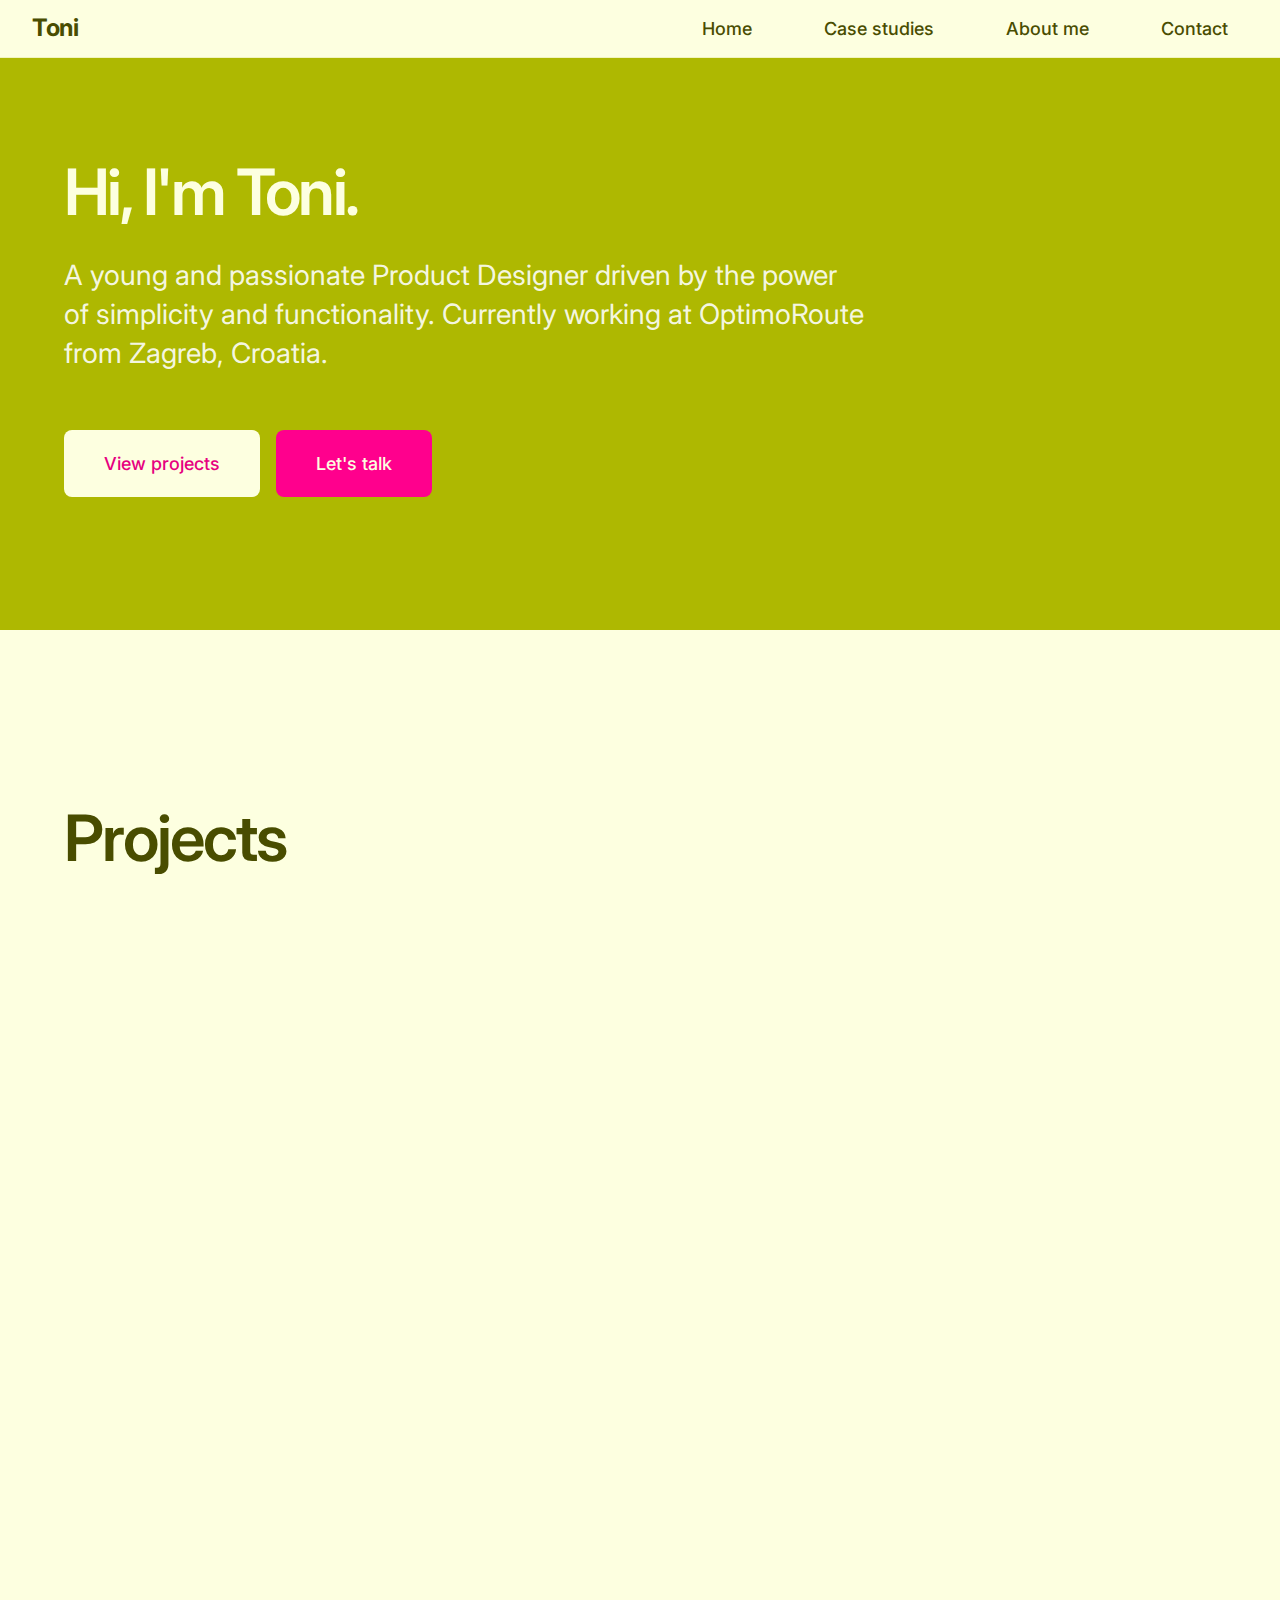
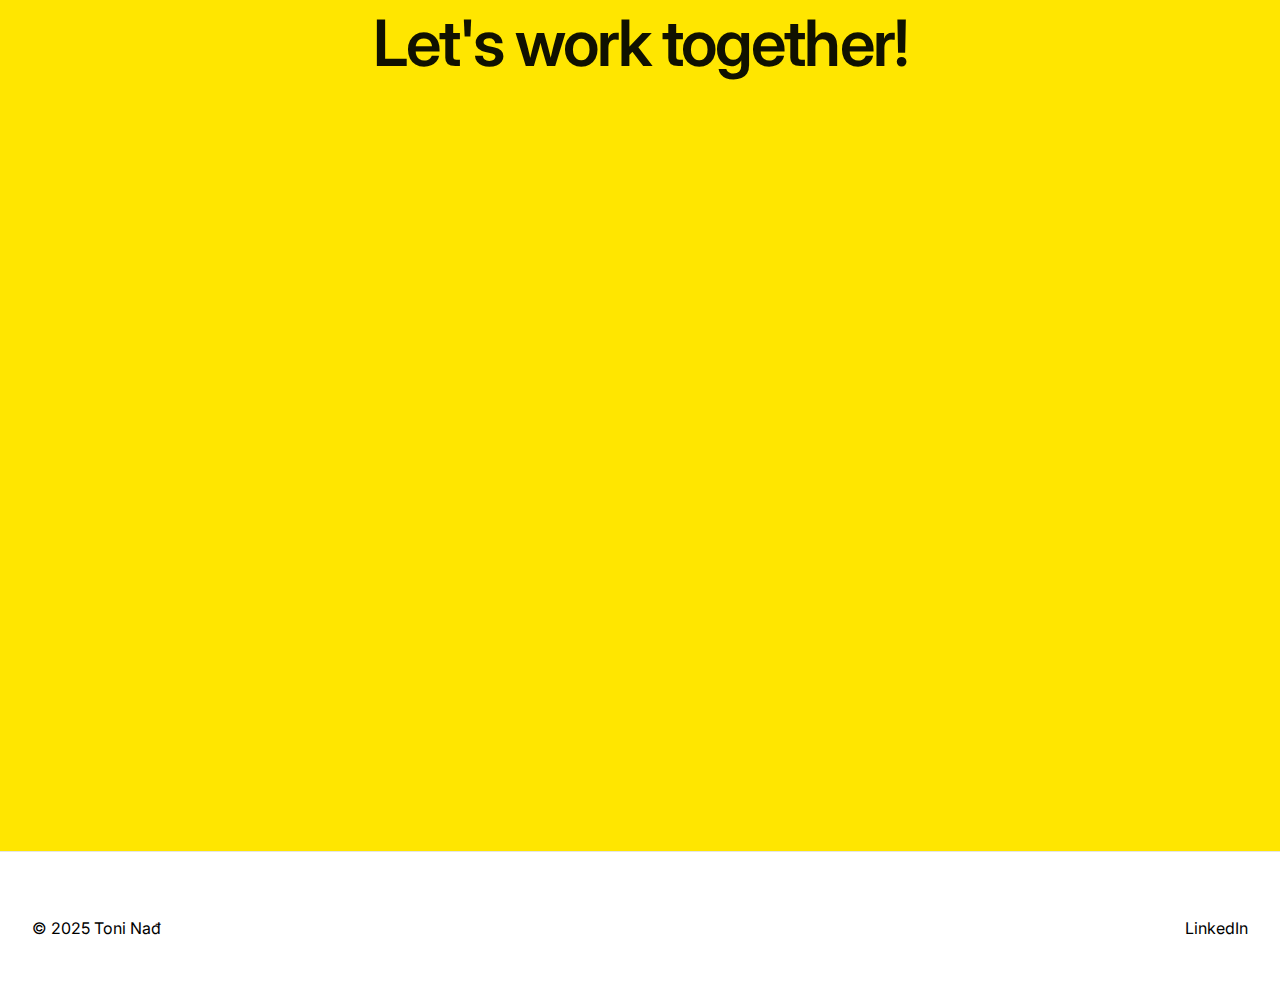
<file: Portfolio/index.html>
<!DOCTYPE html>
<html lang="en">
<head>
    <meta charset="UTF-8">
    <meta name="viewport" content="width=device-width, initial-scale=1.0">
    <title>Toni Nađ - Product Designer</title>
    <link rel="stylesheet" href="css/style.css">
    <!-- Add Inter font -->
    <link href="https://fonts.googleapis.com/css2?family=Inter:wght@400;500;600;700&display=swap" rel="stylesheet">
    <link rel="apple-touch-icon" sizes="180x180" href="favicon.jpeg">
    <link rel="icon" type="image/png" sizes="32x32" href="favicon.jpeg">
    <link rel="icon" type="image/png" sizes="16x16" href="favicon.jpeg">
    <link rel="manifest" href="favicon.jpeg">
</head>
<body>
    <header>
        <nav>
            <div class="container">
                <div class="logo">Toni</div>
                <button class="hamburger">
                    <span></span>
                    <span></span>
                    <span></span>
                </button>
                <ul class="nav-links">
                    <li><a href="#hero">Home</a></li>
                    <li><a href="#work" class="work-link">Case studies</a></li>
                    <li><a href="#about" class="about-link">About me</a></li>
                    <li><a href="#contact" class="contact-link">Contact</a></li>
                </ul>
            </div>
        </nav>
    </header>

    <main>
        <section id="hero" class="hero-section">
            <div class="container">
                <h1>Hi, I'm Toni.</h1>
                <p class="hero-subtitle">A young and passionate Product Designer driven by the power of simplicity and functionality.  Currently working at OptimoRoute from Zagreb, Croatia.</p>
                <div class="cta-buttons">
                    <a href="#work" class="button primary">View projects</a>
                    <a href="#contact" class="button secondary">Let's talk</a>
                </div>
            </div>
        </section>

        <section id="work">
            <div class="container">
                <h2>Projects</h2>
                <div class="work-grid">
                    <div class="work-card">
                        <div class="work-image">
                            <img 
                                src="stack-mockup.png" 
                                alt="Stack Project Preview"
                                fetchpriority="high"
                            >
                        </div>
                        <div class="work-content">
                            <h3>Stack</h3>
                            <p>The best way to manage your tasks.</p>
                            <a href="case-studies/stack.html" class="case-study-link">View Case Study <span class="arrow">→</span></a>
                        </div>
                    </div>
                    <div class="work-card">
                        <div class="work-image">
                            <img 
                                src="healthcare-mockup.png" 
                                alt="Healthcare Croatia Preview"
                                loading="lazy"
                                decoding="async"
                            >
                        </div>
                        <div class="work-content">
                            <h3>Healthcare Croatia</h3>
                            <p>All your health essentials in one place.</p>
                            <a href="case-studies/healthcare.html" class="case-study-link">View Case Study <span class="arrow">→</span></a>
                        </div>
                    </div>
                    <div class="work-card">
                        <div class="work-image">
                            <img src="touch-mockup.png" alt="Project Three Preview">
                        </div>
                        <div class="work-content">
                            <h3>Your idea?</h3>
                            <p>I'm always open to new ideas and collaborations.</p>
                            <a href="#contact" class="case-study-link">Get in touch <span class="arrow">→</span></a>
                        </div>
                    </div>
                </div>
            </div>
        </section>

        <section id="about">
            <div class="container">
                <div class="about-grid">
                    <div class="about-content">
                        <h2>About me</h2>
                        <p> I am 23 years old, living in Zagreb, Croatia. Being a product designer and creating intuitive and user-friendly experiences is my passion.</p>
                        <p>I went to Technical and Natural Sciences High School Ruđer Bošković Osijek, where I studied Graphic Design and Multimedia. Finishing school made me realize that I'm more interested in the user experience and the interaction between the user and the product, than designing pretty logos and creating websites.</p>
                    </div>
                    <div class="skills-content">
                        <div class="skill-category">
                            <h3>Design</h3>
                            <ul class="skill-list">
                                <li>UI/UX Design</li>
                                <li>UX Research</li>
                                <li>Design Systems</li>
                                <li>Prototyping</li>
                            </ul>
                        </div>
                        <div class="skill-category">
                            <h3>Tools</h3>
                            <ul class="skill-list">
                                <li>Figma</li>
                                <li>Notion</li>
                                <li>Xcode</li>
                            </ul>
                        </div>
                        <div class="skill-category">
                            <h3>Technologies</h3>
                            <ul class="skill-list">
                                <li>HTML/CSS</li>
                                <li>Swift</li>
                            </ul>
                        </div>
                    </div>
                </div>
            </div>
        </section>

        <section id="contact">
            <div class="container">
                <h2>Let's work together!</h2>
                <div class="contact-grid">
                    <div class="contact-info">
                        <p>Ready to start a project? Send me a message, let's create something amazing together! I'm always excited to hear about great ideas, and I'm always open to new opportunities and collaborations.</p>
                    </div>
                    <form id="contact-form" class="contact-form">
                        <div class="form-group">
                            <label for="name">Name</label>
                            <input type="text" id="name" placeholder="Your name" required>
                        </div>
                        <div class="form-group">
                            <label for="email">Email</label>
                            <input type="email" id="email" placeholder="Your email" required>
                        </div>
                        <div class="form-group">
                            <label for="message">Message</label>
                            <textarea id="message" placeholder="Tell me about your project" required></textarea>
                        </div>
                        <button type="submit" class="button">Send Message</button>
                    </form>
                </div>
            </div>
        </section>
    </main>

    <footer>
        <div class="container">
            <div class="footer-content">
                <div class="footer-left">
                    <p>&copy; 2025 Toni Nađ</p>
                </div>
                <div class="footer-right">
                    <a href="https://www.linkedin.com/in/tnad/">LinkedIn</a>
                </div>
            </div>
        </div>
    </footer>

    <script src="js/main.js"></script>
</body>
</html>
</file>
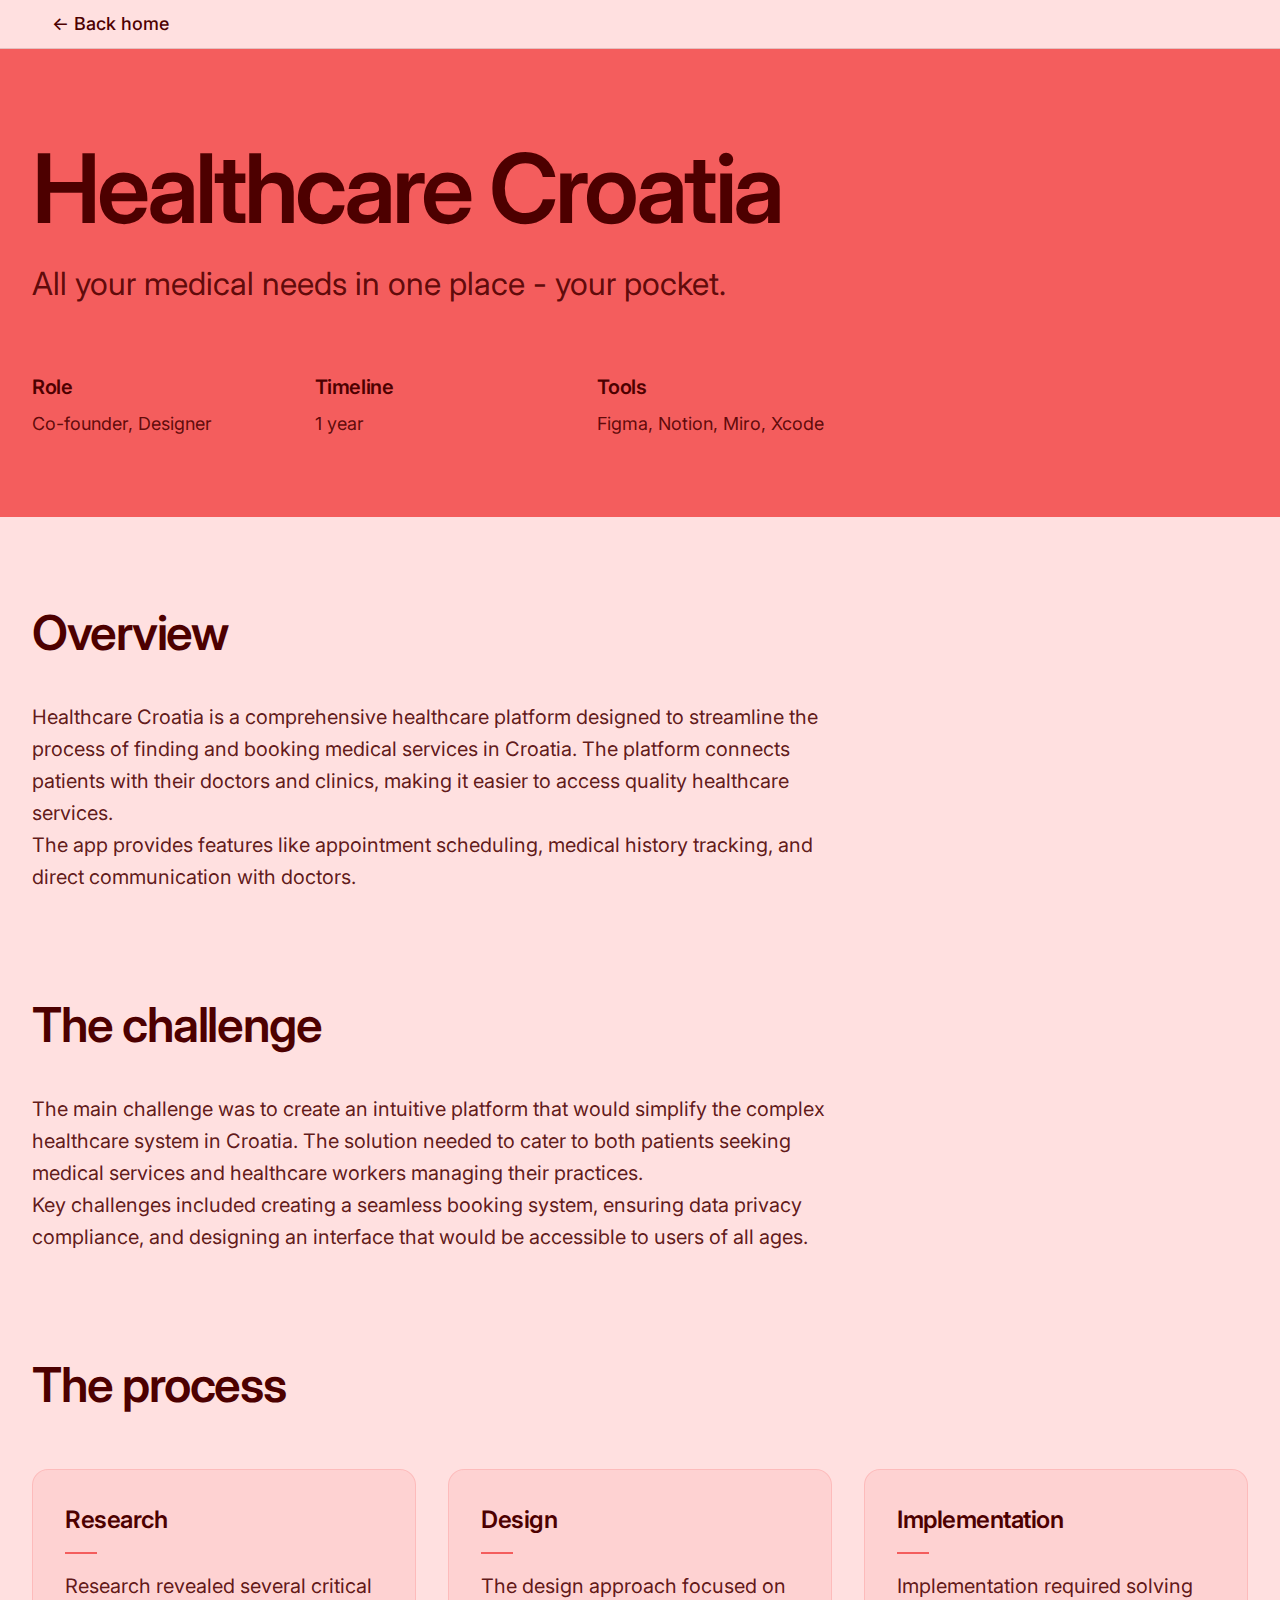
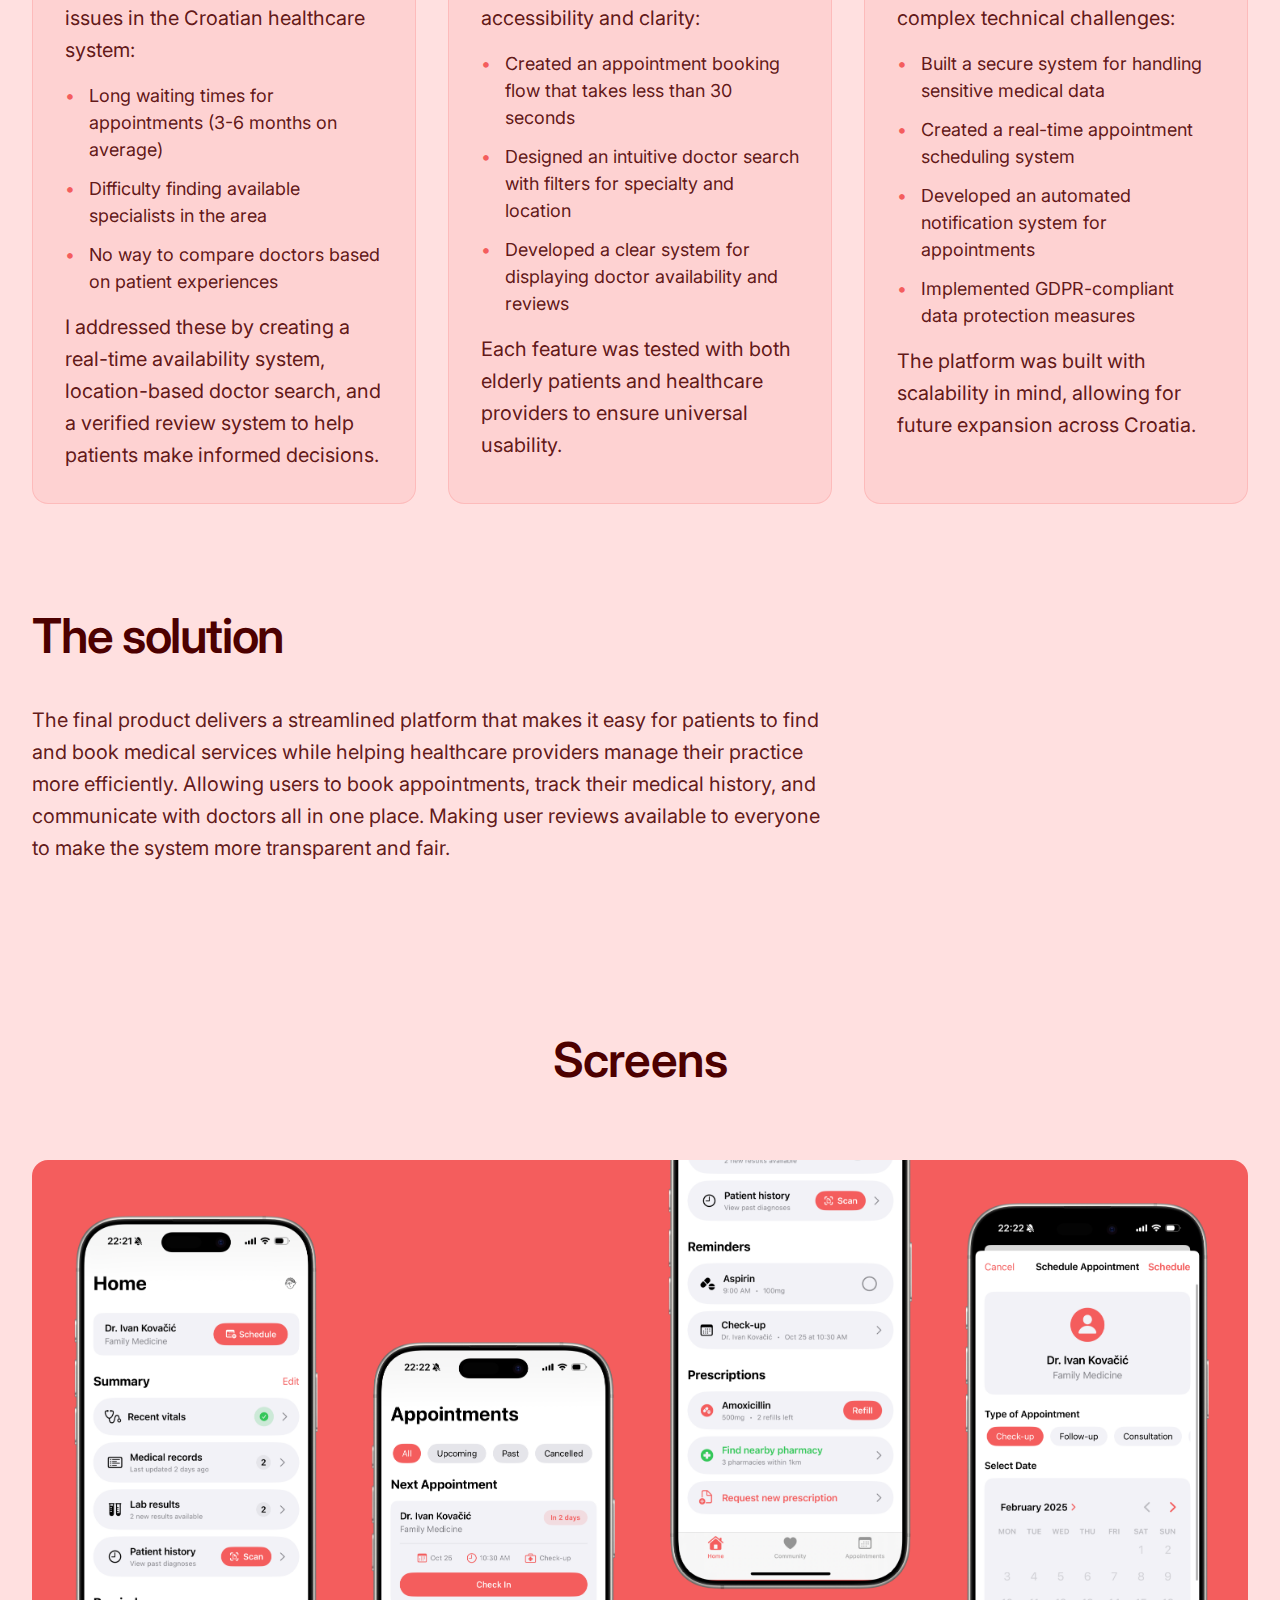
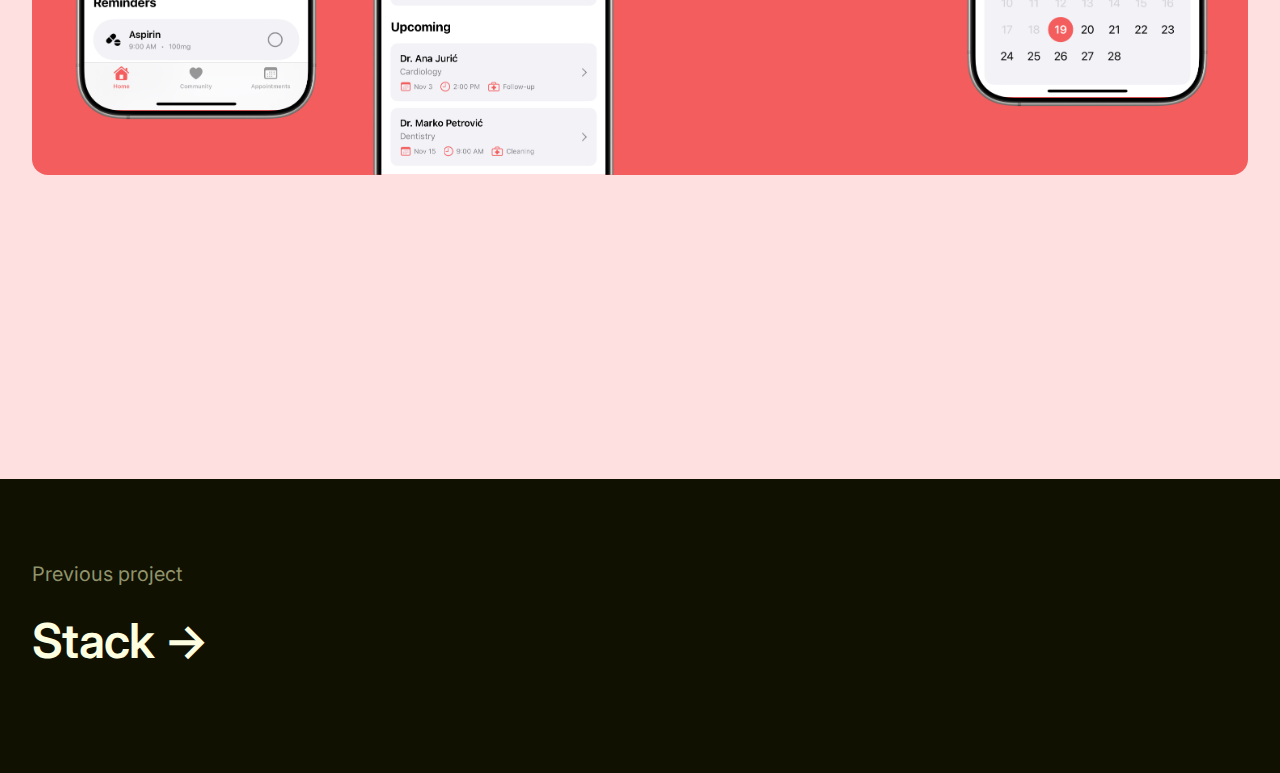
<file: Portfolio/case-studies/healthcare.html>
<!DOCTYPE html>
<html lang="en">
<head>
    <meta charset="UTF-8">
    <meta name="viewport" content="width=device-width, initial-scale=1.0">
    <title>Healthcare Croatia Case Study - Toni Nađ</title>
    <link rel="stylesheet" href="../css/style.css">
    <link rel="stylesheet" href="../css/case-study.css">
    <link href="https://fonts.googleapis.com/css2?family=Inter:wght@400;500;600;700&display=swap" rel="stylesheet">
    <link rel="apple-touch-icon" sizes="180x180" href="favicon.jpeg">
    <link rel="icon" type="image/png" sizes="32x32" href="favicon.jpeg">
    <link rel="icon" type="image/png" sizes="16x16" href="favicon.jpeg">
    <link rel="manifest" href="favicon.jpeg">
</head>
<body class="case-study-page" data-project="healthcare">
    <header>
        <nav>
            <div class="container">
                <ul class="nav-links">
                    <li><a href="../index.html">← Back home</a></li>
                </ul>
            </div>
        </nav>
    </header>

    <main>
        <section class="case-study-hero">
            <div class="container">
                <h1>Healthcare Croatia</h1>
                <p class="case-study-subtitle">All your medical needs in one place - your pocket.</p>
                <div class="case-study-meta">
                    <div class="meta-item">
                        <h3>Role</h3>
                        <p>Co-founder, Designer</p>
                    </div>
                    <div class="meta-item">
                        <h3>Timeline</h3>
                        <p>1 year</p>
                    </div>
                    <div class="meta-item">
                        <h3>Tools</h3>
                        <p>Figma, Notion, Miro, Xcode</p>
                    </div>
                </div>
            </div>
        </section>

        <section class="case-study-content">
            <div class="container">
                <div class="content-block">
                    <h2>Overview</h2>
                    <p>Healthcare Croatia is a comprehensive healthcare platform designed to streamline the process of finding and booking medical services in Croatia. The platform connects patients with their doctors and clinics, making it easier to access quality healthcare services.</p>
                    <p>The app provides features like appointment scheduling, medical history tracking, and direct communication with doctors.</p>
                </div>

                <div class="content-block">
                    <h2>The challenge</h2>
                    <p>The main challenge was to create an intuitive platform that would simplify the complex healthcare system in Croatia. The solution needed to cater to both patients seeking medical services and healthcare workers managing their practices.</p>
                    <p>Key challenges included creating a seamless booking system, ensuring data privacy compliance, and designing an interface that would be accessible to users of all ages.</p>
                </div>

                <div class="content-block">
                    <h2>The process</h2>
                    <div class="process-steps">
                        <div class="step">
                            <h3>Research</h3>
                            <p>Research revealed several critical issues in the Croatian healthcare system:</p>
                            <ul class="research-list">
                                <li>Long waiting times for appointments (3-6 months on average)</li>
                                <li>Difficulty finding available specialists in the area</li>
                                <li>No way to compare doctors based on patient experiences</li>
                            </ul>
                            <p>I addressed these by creating a real-time availability system, location-based doctor search, and a verified review system to help patients make informed decisions.</p>
                        </div>
                        <div class="step">
                            <h3>Design</h3>
                            <p>The design approach focused on accessibility and clarity:</p>
                            <ul class="research-list">
                                <li>Created an appointment booking flow that takes less than 30 seconds</li>
                                <li>Designed an intuitive doctor search with filters for specialty and location</li>
                                <li>Developed a clear system for displaying doctor availability and reviews</li>
                            </ul>
                            <p>Each feature was tested with both elderly patients and healthcare providers to ensure universal usability.</p>
                        </div>
                        <div class="step">
                            <h3>Implementation</h3>
                            <p>Implementation required solving complex technical challenges:</p>
                            <ul class="research-list">
                                <li>Built a secure system for handling sensitive medical data</li>
                                <li>Created a real-time appointment scheduling system</li>
                                <li>Developed an automated notification system for appointments</li>
                                <li>Implemented GDPR-compliant data protection measures</li>
                            </ul>
                            <p>The platform was built with scalability in mind, allowing for future expansion across Croatia.</p>
                        </div>
                    </div>
                </div>

                <div class="content-block">
                    <h2>The solution</h2>
                    <p>The final product delivers a streamlined platform that makes it easy for patients to find and book medical services while helping healthcare providers manage their practice more efficiently. Allowing users to book appointments, track their medical history, and communicate with doctors all in one place. Making user reviews available to everyone to make the system more transparent and fair.</p>
                    <section class="gallery-section">
                        <div class="container">
                            <h2>Screens</h2>
                            <div class="gallery-item">
                                <img 
                                    src="../images/health-gallery.png" 
                                    alt="Healthcare Croatia Platform Overview"
                                    fetchpriority="high"
                                    decoding="sync"
                                    width="3006"
                                    height="1521"
                                >
                                <div class="image-caption">
                                    <h4>Healthcare Croatia</h4>
                                    <p>A modern platform connecting patients with doctors and clinics</p>
                                </div>
                            </div>
                        </div>
                    </section>
                </div>
            </div>
        </section>

        <section class="next-project">
            <div class="container">
                <a href="stack.html" class="next-project-link">
                    <span>Previous project</span>
                    <h3>Stack →</h3>
                </a>
            </div>
        </section>
    </main>

    <script src="../js/main.js"></script>
</body>
</html>
</file>
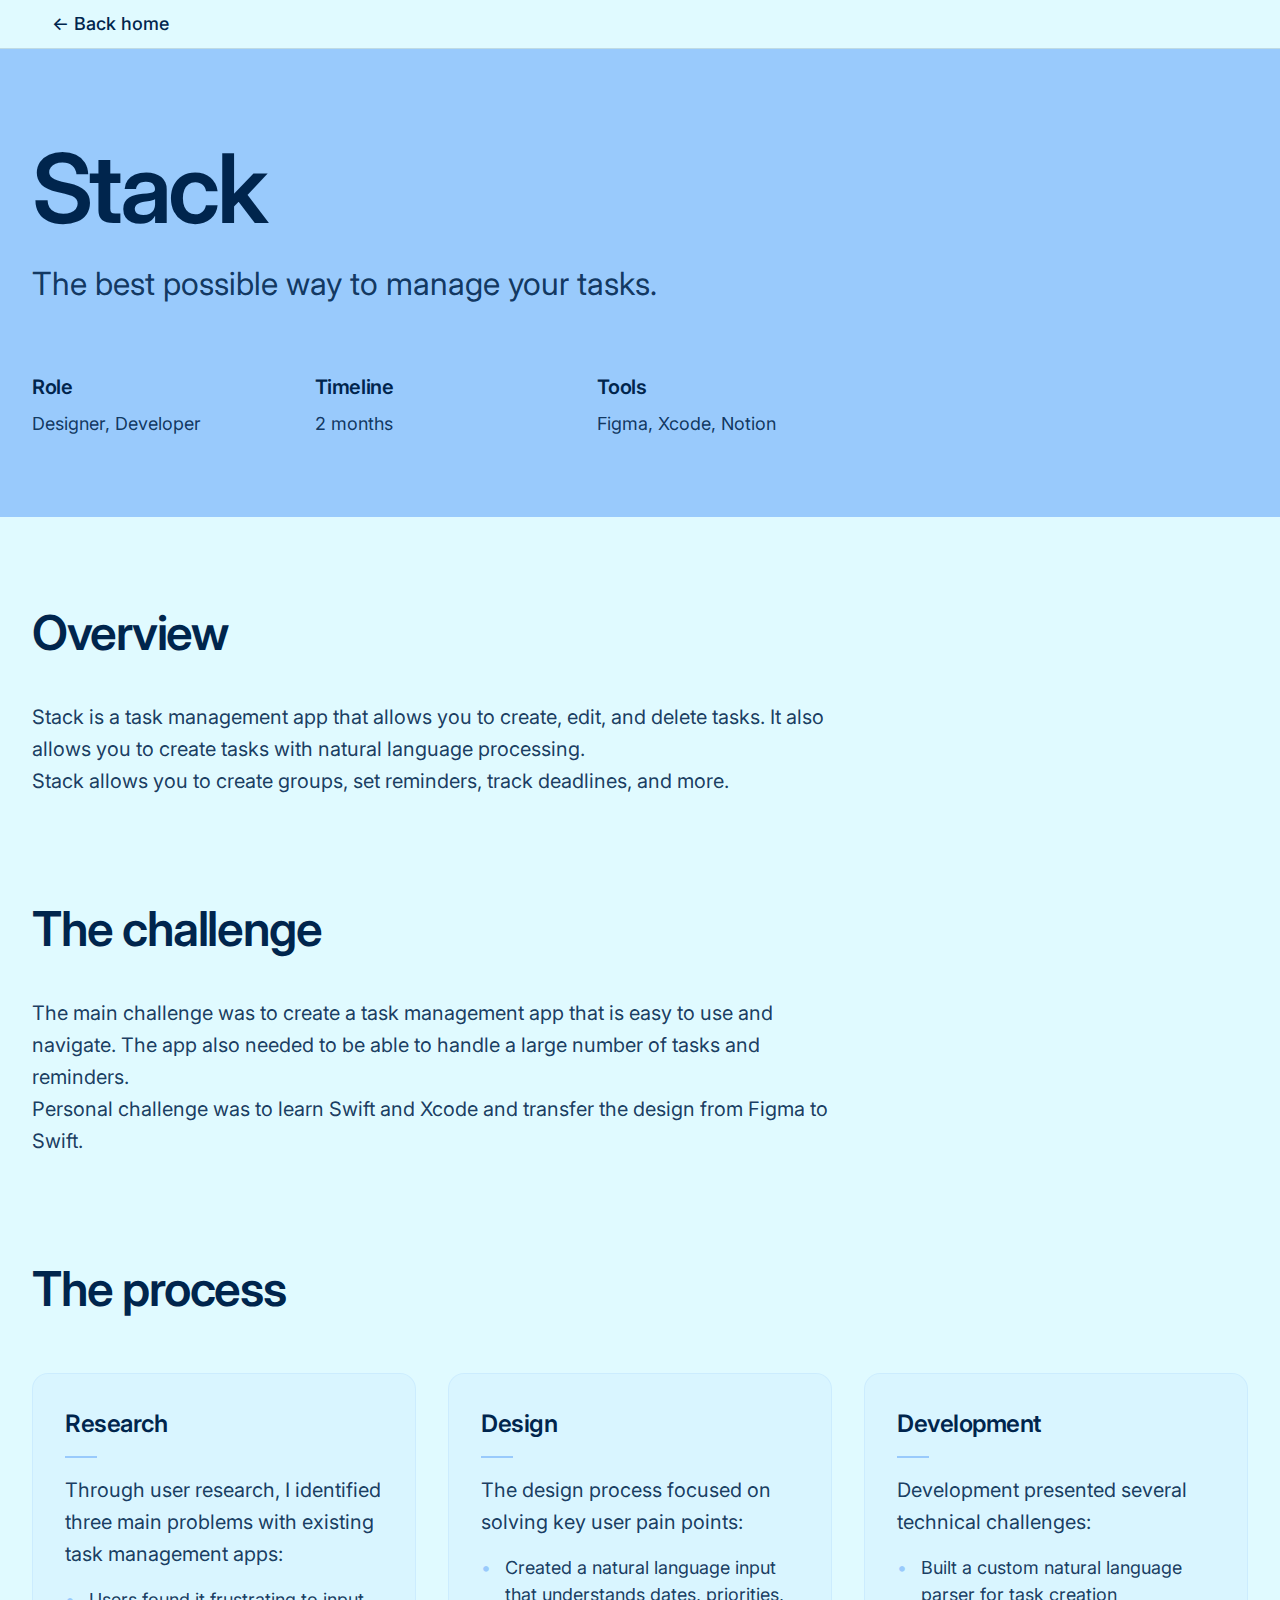
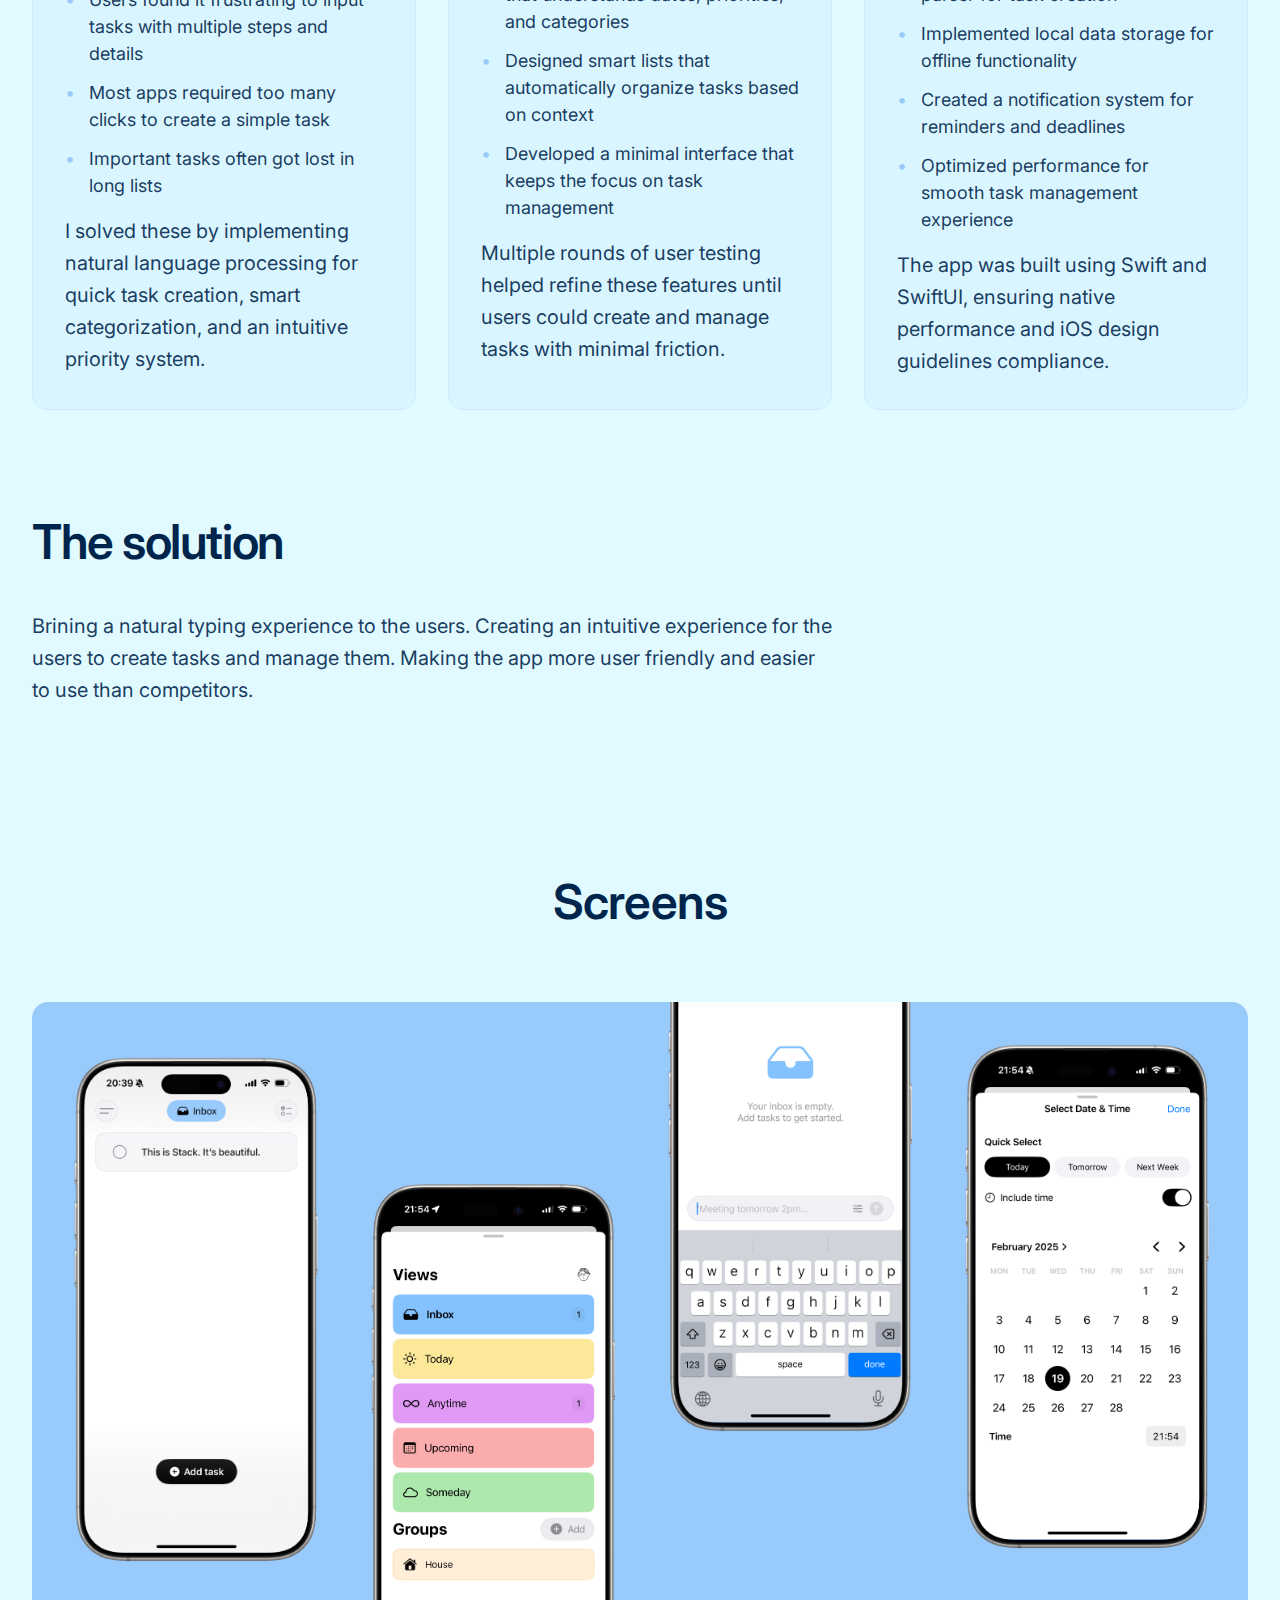
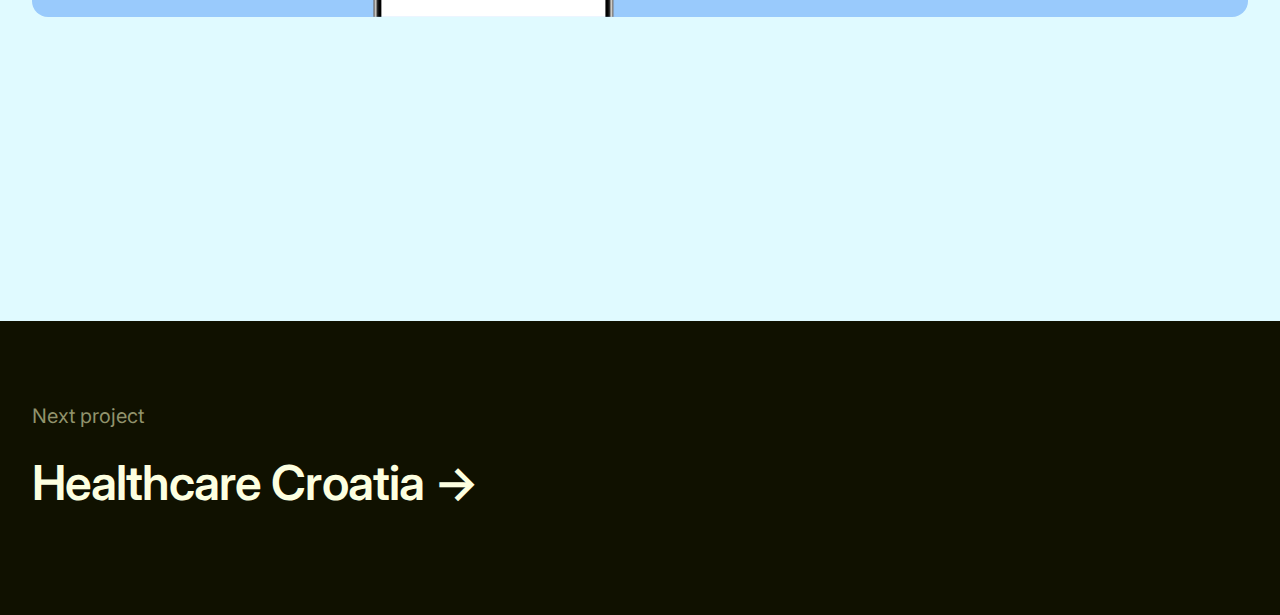
<file: Portfolio/case-studies/stack.html>
<!DOCTYPE html>
<html lang="en">
<head>
    <meta charset="UTF-8">
    <meta name="viewport" content="width=device-width, initial-scale=1.0">
    <title>Stack Case Study - Toni Nađ</title>
    <link rel="stylesheet" href="../css/style.css">
    <link rel="stylesheet" href="../css/case-study.css">
    <link href="https://fonts.googleapis.com/css2?family=Inter:wght@400;500;600;700&display=swap" rel="stylesheet">
    <link rel="apple-touch-icon" sizes="180x180" href="favicon.jpeg">
    <link rel="icon" type="image/png" sizes="32x32" href="favicon.jpeg">
    <link rel="icon" type="image/png" sizes="16x16" href="favicon.jpeg">
    <link rel="manifest" href="favicon.jpeg">
</head>
<body class="case-study-page" data-project="stack">
    <header>
        <nav>
            <div class="container">
                <ul class="nav-links">
                    <li><a href="../index.html">← Back home</a></li>
                </ul>
            </div>
        </nav>
    </header>

    <main>
        <section class="case-study-hero">
            <div class="container">
                <h1>Stack</h1>
                <p class="case-study-subtitle">The best possible way to manage your tasks.</p>
                <div class="case-study-meta">
                    <div class="meta-item">
                        <h3>Role</h3>
                        <p>Designer, Developer</p>
                    </div>
                    <div class="meta-item">
                        <h3>Timeline</h3>
                        <p>2 months</p>
                    </div>
                    <div class="meta-item">
                        <h3>Tools</h3>
                        <p>Figma, Xcode, Notion</p>
                    </div>
                </div>
            </div>
        </section>

        <section class="case-study-content">
            <div class="container">
                <div class="content-block">
                    <h2>Overview</h2>
                    <p>Stack is a task management app that allows you to create, edit, and delete tasks. It also allows you to create tasks  with natural language processing.</p>
                    <p>Stack allows you to create groups, set reminders, track deadlines, and more.</p>
                </div>

                <div class="content-block">
                    <h2>The challenge</h2>
                    <p>The main challenge was to create a task management app that is easy to use and navigate. The app also needed to be able to handle a large number of tasks and reminders.</p>
                    <p> Personal challenge was to learn Swift and Xcode and transfer the design from Figma to Swift.</p>
                </div>

                <div class="content-block">
                    <h2>The process</h2>
                    <div class="process-steps">
                        <div class="step">
                            <h3>Research</h3>
                            <p>Through user research, I identified three main problems with existing task management apps:</p>
                            <ul class="research-list">
                                <li>Users found it frustrating to input tasks with multiple steps and details</li>
                                <li>Most apps required too many clicks to create a simple task</li>
                                <li>Important tasks often got lost in long lists</li>
                            </ul>
                            <p>I solved these by implementing natural language processing for quick task creation, smart categorization, and an intuitive priority system.</p>
                        </div>
                        <div class="step">
                            <h3>Design</h3>
                            <p>The design process focused on solving key user pain points:</p>
                            <ul class="research-list">
                                <li>Created a natural language input that understands dates, priorities, and categories</li>
                                <li>Designed smart lists that automatically organize tasks based on context</li>
                                <li>Developed a minimal interface that keeps the focus on task management</li>
                            </ul>
                            <p>Multiple rounds of user testing helped refine these features until users could create and manage tasks with minimal friction.</p>
                        </div>
                        <div class="step">
                            <h3>Development</h3>
                            <p>Development presented several technical challenges:</p>
                            <ul class="research-list">
                                <li>Built a custom natural language parser for task creation</li>
                                <li>Implemented local data storage for offline functionality</li>
                                <li>Created a notification system for reminders and deadlines</li>
                                <li>Optimized performance for smooth task management experience</li>
                            </ul>
                            <p>The app was built using Swift and SwiftUI, ensuring native performance and iOS design guidelines compliance.</p>
                        </div>
                    </div>
                </div>

                <div class="content-block">
                    <h2>The solution</h2>
                    <p>Brining a natural typing experience to the users. Creating an intuitive experience for the users to create tasks and manage them. Making the app more user friendly and easier to use than competitors.</p>
                    <section class="gallery-section">
                        <div class="container">
                            <h2>Screens</h2>
                            <div class="gallery-item">
                                <img 
                                    src="../images/stack-gallery.png" 
                                    alt="Stack Home Screen"
                                    fetchpriority="high"
                                    decoding="sync"
                                    width="3006"
                                    height="1521"
                                >
                                <div class="image-caption">
                                    <h4>Stack</h4>
                                    <p>A beautiful and intuitive task management experience</p>
                                </div>
                            </div>
                        </div>
                    </section>
                </div>
            </div>
        </section>

        <section class="next-project">
            <div class="container">
                <a href="healthcare.html" class="next-project-link">
                    <span>Next project</span>
                    <h3>Healthcare Croatia →</h3>
                </a>
            </div>
        </section>
    </main>

    <script src="../js/main.js"></script>
</body>
</html>
</file>
<file: Portfolio/css/style.css>
/* Base styles */
:root {
    --color-purple: #7000FF;
    --color-blue: #0066FF;
    --color-pink: #FF2E8A;
    --color-orange: #FF8A00;
    --color-black: #000000;
    --color-white: #ffffff;
    --color-lime: #AEB801;
    --color-cream: #FDFFE0;
    --color-dark: #101100;
    --color-olive: #494D00;
    --border-radius: 8px;
}

* {
    margin: 0;
    padding: 0;
    box-sizing: border-box;
}

body {
    font-family: 'Inter', sans-serif;
    line-height: 1.5;
    color: var(--primary-color);
    background-color: var(--background-color);
}

.container {
    max-width: 1400px;
    margin: 0 auto;
    padding: 0 2rem;
}

/* Typography */
h1 {
    font-size: 4rem;
    font-weight: 600;
    line-height: 1;
    margin-bottom: 2rem;
    letter-spacing: -0.04em;
}

h2 {
    font-size: 4rem;
    font-weight: 600;
    margin-bottom: 2.5rem;
    letter-spacing: -0.03em;
}

h3 {
    font-size: 2rem;
    font-weight: 600;
    margin-bottom: 1rem;
    letter-spacing: -0.02em;
}

.hero-subtitle {
    font-size: 1.75rem;
    line-height: 1.4;
    color: rgba(255, 255, 255, 0.9);
    max-width: 800px;
    margin-bottom: 3.5rem;
    font-weight: 400;
    text-align: left;
}

/* Navigation */
nav {
    position: fixed;
    width: 100%;
    top: 0;
    z-index: 1000;
    padding: 0.5rem 0;
    background: var(--color-cream);
    border-bottom: 1px solid rgba(174, 184, 1, 0.15);
}

nav .container {
    display: flex;
    justify-content: space-between;
    align-items: center;
    padding: 0.15rem 2rem;
}

.logo {
    font-size: 1.5rem;
    font-weight: 700;
    letter-spacing: -0.02em;
    color: var(--color-olive);
}

.nav-links {
    display: flex;
    gap: 2rem;
    list-style: none;
}

.nav-links a {
    position: relative;
    text-decoration: none;
    color: var(--color-olive);
    font-size: 1.125rem;
    font-weight: 500;
    padding: 0.75rem 1.25rem;
    transition: all 0.3s ease;
}

.nav-links a::after {
    content: '';
    position: absolute;
    bottom: 0;
    left: 0;
    width: 100%;
    height: 2px;
    transform: scaleX(0);
    transition: transform 0.3s ease;
}

.work-link::after,
.about-link::after,
.contact-link::after {
    background-color: var(--color-olive);
}

.nav-links a:hover::after {
    transform: scaleX(1);
}

/* Buttons */
.button {
    display: inline-flex;
    align-items: center;
    padding: 1.25rem 2.5rem;
    border-radius: var(--border-radius);
    text-decoration: none;
    font-weight: 500;
    font-size: 1.125rem;
    transition: all 0.4s cubic-bezier(0.16, 1, 0.3, 1);
}

.button.primary {
    background-color: var(--color-cream);
    color: #E6007F;
}

.button.secondary {
    background-color: #FF008D;
    color: var(--color-cream);
    border: none;
}

.button.secondary:hover {
    transform: translateY(-4px);
    background-color: #E6007F;
    box-shadow: 0 10px 20px rgba(255, 0, 141, 0.2);
}

.button:hover {
    transform: translateY(-4px);
    box-shadow: 0 10px 20px rgba(0, 0, 0, 0.1);
}

.cta-buttons {
    display: flex;
    gap: 1rem;
    width: 100%;
}

/* Sections */
section {
    padding: 10rem 2rem;
    position: relative;
    overflow: hidden;
}

#hero {
    background-color: var(--color-lime);
    color: var(--color-cream);
    min-height: 70vh;
    padding-top: 100px;
    padding-bottom: 80px;
    display: flex;
    align-items: flex-start;
}

#hero .container {
    width: 100%;
    display: flex;
    flex-direction: column;
    align-items: flex-start;
    justify-content: flex-start;
    padding-top: 60px;
}

#work {
    background-color: var(--color-cream);
    color: var(--color-olive);
}

#about {
    background-color: var(--color-dark);
    padding: 10rem 0;
}

#about h2 {
    color: var(--color-cream);
}

#about p {
    color: #91936C;
    font-size: 1.5rem;
    line-height: 1.5;
    margin-top: 1.5rem;
}

#contact {
    background-color: #FFE600;
    color: var(--color-dark);
    padding: 10rem 0;
}

#contact h2 {
    color: var(--color-dark);
    font-size: 4rem;
    margin-bottom: 4rem;
    text-align: center;
}

/* Work Grid */
.work-grid {
    display: grid;
    grid-template-columns: repeat(3, 1fr);
    gap: 3rem;
    margin-top: 2rem;
}

.work-card {
    background: rgba(73, 77, 0, 0.05);
    backdrop-filter: blur(10px);
    border-radius: var(--border-radius);
    overflow: hidden;
    transition: all 0.4s cubic-bezier(0.16, 1, 0.3, 1);
}

.work-image {
    width: 100%;
    height: 400px;
    overflow: hidden;
    position: relative;
    display: flex;
    align-items: center;
}

.work-image img {
    width: 100%;
    height: 100%;
    object-fit: cover;
    object-position: center top;
    transition: transform 0.4s cubic-bezier(0.16, 1, 0.3, 1);
    will-change: transform;
    backface-visibility: hidden;
    -webkit-backface-visibility: hidden;
}

.work-content {
    padding: 1.5rem 2rem;
}

.work-card:hover {
    background: rgba(73, 77, 0, 0.08);
    box-shadow: 0 20px 40px rgba(73, 77, 0, 0.08);
}

.work-card:hover .work-image img {
    transform: scale(1.05);
}

.work-card h3 {
    color: var(--color-olive);
    margin-top: 0.5rem;
    white-space: nowrap;
}

.work-card p {
    font-size: 1.5rem;
    line-height: 1.6;
    color: rgba(73, 77, 0, 0.8);
    margin-bottom: 1rem;
}

/* Case Study Link */
.case-study-link {
    font-size: 1.25rem;
    display: inline-flex;
    align-items: center;
    color: var(--color-olive);
    text-decoration: none;
    font-weight: 500;
    margin-top: 1rem;
    padding: 0.5rem 0;
    position: relative;
}

.case-study-link::after {
    content: '';
    position: absolute;
    bottom: 0;
    left: 0;
    width: 100%;
    height: 1px;
    background: var(--color-olive);
    transform: scaleX(0);
    transform-origin: right;
    transition: transform 0.3s cubic-bezier(0.16, 1, 0.3, 1);
}

.case-study-link:hover::after {
    transform: scaleX(1);
    transform-origin: left;
}

.arrow {
    margin-left: 0.5rem;
    transition: transform 0.3s ease;
}

.case-study-link:hover .arrow {
    transform: translateX(4px);
}

/* Contact Form */
.contact-grid {
    display: grid;
    grid-template-columns: 1fr 1fr;
    gap: 6rem;
    max-width: 1200px;
    margin: 0 auto;
}

.contact-info p {
    font-size: 1.75rem;
    line-height: 1.5;
    color: var(--color-dark);
    margin-bottom: 2rem;
}

.contact-form {
    display: flex;
    flex-direction: column;
    gap: 1.5rem;
}

.form-group {
    display: flex;
    flex-direction: column;
    gap: 0.5rem;
}

.form-group label {
    font-size: 1.125rem;
    color: var(--color-dark);
}

.contact-form input,
.contact-form textarea {
    background: rgba(0, 0, 0, 0.05);
    border: 1px solid rgba(0, 0, 0, 0.1);
    border-radius: var(--border-radius);
    color: var(--color-dark);
    padding: 1.25rem;
    font-size: 1.25rem;
    transition: all 0.3s ease;
}

.contact-form textarea {
    min-height: 150px;
    resize: vertical;
}

.contact-form input:focus,
.contact-form textarea:focus {
    outline: none;
    background: rgba(0, 0, 0, 0.08);
    border-color: rgba(0, 0, 0, 0.2);
}

.contact-form input::placeholder,
.contact-form textarea::placeholder {
    color: rgba(0, 0, 0, 0.5);
    font-size: 1.25rem;
}

.contact-form button {
    background: var(--color-dark);
    color: #FFE600;
    border: none;
    padding: 1.25rem 2.5rem;
    border-radius: var(--border-radius);
    font-size: 1.25rem;
    font-weight: 600;
    cursor: pointer;
    transition: all 0.3s ease;
    margin-top: 1rem;
}

.contact-form button:hover {
    box-shadow: 0 10px 20px rgba(0, 0, 0, 0.1);
}

/* Footer */
footer {
    padding: 4rem 0;
    border-top: 1px solid rgba(0,0,0,0.1);
}

.footer-content {
    display: flex;
    justify-content: space-between;
    align-items: center;
}

.footer-right {
    display: flex;
    gap: 2rem;
}

.footer-right a {
    color: var(--secondary-color);
    text-decoration: none;
}

/* Animation Classes */
.revealed {
    animation: fadeInUp 0.8s ease forwards;
}

@keyframes fadeInUp {
    from {
        opacity: 0;
        transform: translateY(50px);
    }
    to {
        opacity: 1;
        transform: translateY(0);
    }
}

/* Responsive Design */
@media (max-width: 1400px) and (min-width: 1201px) {
    .work-grid {
        gap: 2rem;
    }

    .work-image {
        height: 340px;
    }

    .work-image img {
        width: 95%;
        margin: 0 auto;
        object-fit: contain;
        max-height: 95%;
    }

    .work-content {
        padding: 1.25rem 1.75rem;
    }

    .work-card h3 {
        margin-top: 0.5rem;
    }

    .work-card p {
        margin-bottom: 0.75rem;
        font-size: 1.25rem;
    }
}

@media (max-width: 1300px) {
    .work-card h3 {
        font-size: 1.75rem;
    }
}

@media (max-width: 1200px) {
    .work-grid {
        grid-template-columns: repeat(2, 1fr);
        gap: 2.5rem;
    }

    .work-image {
        height: 350px;
    }

    .work-image img {
        width: 100%;
        object-fit: cover;
    }
}

@media (max-width: 768px) {
    h1 {
        font-size: 3rem;
        white-space: nowrap;
        margin-bottom: 1.5rem;
    }
    
    h2 {
        font-size: 3rem;
    }
    
    .hero-subtitle {
        font-size: 1.25rem;
    }
    
    .work-grid {
        grid-template-columns: 1fr;
        gap: 2rem;
    }
    
    .work-image {
        height: 300px;
    }
    
    nav .container {
        padding: 1rem 2rem;
    }

    .nav-links {
        position: fixed;
        top: 0;
        left: 0;
        width: 100%;
        height: 100vh;
        background: var(--color-cream);
        flex-direction: column;
        align-items: center;
        justify-content: center;
        z-index: 1000;
        display: none;
        opacity: 0;
        transition: opacity 0.3s ease;
    }
    
    .nav-links.active {
        display: flex;
        opacity: 1;
    }
    
    .nav-links li {
        margin: 1.5rem 0;
        opacity: 0;
        transform: translateY(20px);
        transition: all 0.3s ease;
    }
    
    .nav-links.active li {
        opacity: 1;
        transform: translateY(0);
    }

    /* Special handling for case study pages */
    .case-study-page .nav-links {
        position: static;
        display: flex;
        height: auto;
        width: auto;
        background: none;
        opacity: 1;
        flex-direction: row;
        justify-content: flex-end;
        pointer-events: auto;
    }

    .case-study-page .nav-links li {
        margin: 0;
        opacity: 1;
        transform: none;
    }
    
    .case-study-page .hamburger {
        display: none; /* Hide hamburger on case study pages */
    }

    .case-study-page nav .container {
        padding: 1rem 2rem;
        justify-content: space-between;
    }

    .hamburger {
        display: block;
        z-index: 1001;
    }
    
    section {
        padding: 6rem 0;
    }
    
    .contact-grid {
        grid-template-columns: 1fr;
        gap: 3rem;
    }
    
    .contact-info p {
        font-size: 1.5rem;
        text-align: center;
    }
    
    #contact h2 {
        font-size: 3rem;
    }

    .cta-buttons {
        flex-direction: column;
        gap: 1rem;
        width: 100%;
    }

    .cta-buttons .button {
        width: 100%;
        justify-content: center;
    }

    .work-card {
        max-width: 100%;
    }

    .work-content {
        padding: 1.25rem 1.5rem;
    }

    .work-card p {
        font-size: 1.125rem;
        margin-bottom: 1rem;
    }
}

/* Update about section grid */
.about-grid {
    display: grid;
    grid-template-columns: 1fr 1fr;
    gap: 6rem;
    align-items: start;
}

/* Skills styling */
.skills-content {
    display: grid;
    gap: 4rem;
    margin-top: 2rem;
}

.skill-category h3 {
    color: var(--color-cream);
    font-size: 1.75rem;
    margin-bottom: 2rem;
    letter-spacing: -0.02em;
    position: relative;
    padding-bottom: 1rem;
}

.skill-category h3::after {
    content: '';
    position: absolute;
    bottom: 0;
    left: 0;
    width: 2rem;
    height: 2px;
    background-color: var(--color-lime);
}

.skill-list {
    display: grid;
    gap: 1.25rem;
}

.skill-list li {
    color: #91936C;
    font-size: 1.25rem;
    padding: 0.75rem 0;
    border-bottom: 1px solid rgba(145, 147, 108, 0.2);
    transition: all 0.3s ease;
}

.skill-list li:hover {
    color: var(--color-cream);
    border-bottom-color: var(--color-cream);
    padding-left: 0.5rem;
}

/* Responsive adjustments */
@media (max-width: 1024px) {
    .about-grid {
        grid-template-columns: 1fr;
        gap: 4rem;
    }
    
    .skills-content {
        grid-template-columns: repeat(3, 1fr);
        gap: 2rem;
    }
}

@media (max-width: 768px) {
    .skills-content {
        grid-template-columns: 1fr;
        gap: 2rem;
    }
    
    .about-content h2 {
        font-size: 3rem;
    }
    
    .about-content p {
        font-size: 1.25rem;
    }
    
    .skill-category h3 {
        font-size: 1.5rem;
    }
    
    .skill-list li {
        font-size: 1.125rem;
    }
}

/* Hamburger Menu */
.hamburger {
    display: none;
    cursor: pointer;
    border: none;
    background: none;
    padding: 0.5rem;
}

.hamburger span {
    display: block;
    width: 24px;
    height: 2px;
    background: var(--color-olive);
    margin: 5px 0;
    transition: all 0.3s ease;
}

@media (max-width: 768px) {
    .hamburger {
        display: block;
    }

    .nav-links {
        position: fixed;
        top: 0;
        left: 0;
        width: 100%;
        height: 100vh;
        background: var(--color-cream);
        flex-direction: column;
        align-items: center;
        justify-content: center;
        z-index: 1000;
        display: none;
        opacity: 0;
        transition: opacity 0.3s ease;
    }

    .nav-links.active {
        display: flex;
        opacity: 1;
    }

    .nav-links li {
        margin: 1.5rem 0;
        opacity: 0;
        transform: translateY(20px);
        transition: all 0.3s ease;
    }

    .nav-links.active li {
        opacity: 1;
        transform: translateY(0);
    }

    /* Hamburger animation classes */
    .hamburger.active span:nth-child(1) {
        transform: rotate(45deg) translate(5px, 5px);
    }

    .hamburger.active span:nth-child(2) {
        opacity: 0;
    }

    .hamburger.active span:nth-child(3) {
        transform: rotate(-45deg) translate(7px, -6px);
    }
}

/* Gallery image optimization */
.gallery-item img {
    width: 100%;
    height: 100%;
    object-fit: cover;
    transform: translateZ(0);
    backface-visibility: hidden;
    -webkit-backface-visibility: hidden;
    transition: transform 0.3s ease;
    will-change: transform;
}

/* Fade In Animation */
.fade-in {
    opacity: 0;
    transform: translateY(30px);
    transition: opacity 0.8s ease-out, transform 0.8s ease-out;
    will-change: opacity, transform;
}

.fade-in.visible {
    opacity: 1;
    transform: translateY(0);
}

/* Add delay variations for staggered animations */
.fade-in-delay-0 {
    transition-delay: 0s;
}

.fade-in-delay-1 {
    transition-delay: 0.2s;
}

.fade-in-delay-2 {
    transition-delay: 0.4s;
}

/* Adjust spacing for very large screens */
@media (min-width: 2560px) {
    #hero {
        min-height: 70vh; /* Even smaller height for 4K screens */
        padding-bottom: 60px;
    }
}

/* Update work card image handling for narrow screens */
@media (max-width: 380px) {
    .work-image {
        height: 250px; /* Reduced height */
        padding: 1rem; /* Add padding to prevent edge touching */
    }

    .work-image img {
        width: 100%;
        height: 100%;
        object-fit: contain; /* Change to contain to prevent cropping */
        border-radius: var(--border-radius);
    }

    .work-card {
        background: rgba(73, 77, 0, 0.03); /* Lighter background */
    }

    .work-content {
        padding: 1rem 1.25rem; /* Reduced padding */
    }

    .work-card h3 {
        font-size: 1.5rem; /* Smaller font size */
    }

    .work-card p {
        font-size: 1rem; /* Smaller font size */
    }
}
</file>
<file: Portfolio/css/case-study.css>
/* Case Study Specific Styles */
.case-study-page {
    background-color: var(--color-cream);
    color: var(--color-olive);
}

.case-study-hero {
    padding: 140px 0 80px;
    background-color: var(--color-lime);
    color: var(--color-cream);
}

.case-study-hero h1 {
    font-size: 6rem;
    margin-bottom: 1.5rem;
}

.case-study-subtitle {
    font-size: 2rem;
    color: rgba(253, 255, 224, 0.9);
    max-width: 800px;
    margin-bottom: 4rem;
}

.case-study-meta {
    display: grid;
    grid-template-columns: repeat(3, 1fr);
    gap: 3rem;
    max-width: 800px;
}

.meta-item h3 {
    font-size: 1.25rem;
    color: var(--color-cream);
    margin-bottom: 0.5rem;
}

.meta-item p {
    font-size: 1.125rem;
    color: rgba(253, 255, 224, 0.9);
}

/* Content Blocks */
.case-study-content {
    padding: 80px 0;
}

.content-block {
    margin-bottom: 6rem;
}

.content-block h2 {
    font-size: 3rem;
    margin-bottom: 2rem;
    color: var(--color-olive);
}

.content-block p {
    font-size: 1.25rem;
    line-height: 1.6;
    color: rgba(73, 77, 0, 0.9);
    max-width: 800px;
}

/* Process Cards */
.process-steps {
    display: grid;
    grid-template-columns: repeat(3, 1fr);
    gap: 2rem;
    margin-top: 3rem;
}

.step {
    background: var(--color-cream);
    border: 1px solid rgba(73, 77, 0, 0.1);
    border-radius: 1rem;
    padding: 2rem;
    transition: transform 0.3s ease, box-shadow 0.3s ease;
}

.step:hover {
    transform: translateY(-4px);
    box-shadow: 0 10px 30px rgba(0, 0, 0, 0.05);
}

.step h3 {
    color: var(--color-olive);
    font-size: 1.5rem;
    margin-bottom: 1rem;
    position: relative;
    padding-bottom: 1rem;
}

.step h3::after {
    content: '';
    position: absolute;
    bottom: 0;
    left: 0;
    width: 2rem;
    height: 2px;
    background-color: var(--color-lime);
}

.step p:last-child {
    margin-top: 1rem;
    margin-bottom: 0;
}

@media (max-width: 768px) {
    .process-steps {
        grid-template-columns: 1fr;
    }
}

/* Project Images */
.project-images {
    margin-top: 3rem;
    display: grid;
    gap: 2rem;
}

/* Next Project Section */
.next-project {
    padding: 80px 0;
    background-color: var(--color-dark);
}

.next-project-link {
    display: block;
    text-decoration: none;
    transition: transform 0.3s ease;
}

.next-project-link span {
    display: block;
    font-size: 1.25rem;
    color: #91936C;
    margin-bottom: 1rem;
}

.next-project-link h3 {
    font-size: 3rem;
    color: var(--color-cream);
}

.next-project-link:hover {
    transform: translateX(20px);
}

/* Responsive Design */
@media (max-width: 768px) {
    .case-study-hero {
        padding: 100px 0 60px;
    }

    .case-study-hero h1 {
        font-size: 2.5rem;
        line-height: 1.2;
        margin-bottom: 1rem;
        word-break: break-word;
        hyphens: auto;
    }
    
    .case-study-subtitle {
        font-size: 1.25rem;
        margin-bottom: 2.5rem;
    }
    
    .case-study-meta {
        grid-template-columns: 1fr;
        gap: 1.5rem;
    }
    
    .content-block h2 {
        font-size: 2rem;
    }

    .case-study-hero .container {
        padding: 0 1.5rem;
    }
}

/* Extra small devices */
@media (max-width: 375px) {
    .case-study-hero h1 {
        font-size: 2rem;
        margin-bottom: 0.75rem;
    }
    
    .case-study-subtitle {
        font-size: 1.125rem;
        margin-bottom: 2rem;
    }
}

/* Additional breakpoint for medium-sized screens */
@media (max-width: 1024px) and (min-width: 769px) {
    .case-study-hero h1 {
        font-size: 4rem;
        line-height: 1.1;
    }
}

/* Gallery Section */
.gallery-section {
    padding: 4rem 0 8rem;
    margin-top: 6rem;
    overflow: hidden;
}

.gallery-section .container {
    max-width: 100%;
    padding: 0;
}

.gallery-section h2 {
    max-width: 800px;
    margin-left: auto;
    margin-right: auto;
    color: var(--color-olive);
    text-align: center;
    margin-bottom: 4rem;
    font-size: 3rem;
    letter-spacing: -0.02em;
}

.gallery-item {
    position: relative;
    border-radius: 1rem;
    overflow: hidden;
    background: var(--color-cream);
    transition: transform 0.3s ease;
    aspect-ratio: 3006/1521;
    width: 100%;
    max-height: 80vh;
    will-change: transform;
}

.gallery-item img {
    width: 100%;
    height: 100%;
    object-fit: cover;
    transform: translateZ(0);
    backface-visibility: hidden;
    -webkit-backface-visibility: hidden;
    transition: transform 0.3s ease;
    will-change: transform;
}

.image-caption {
    position: absolute;
    bottom: 0;
    left: 0;
    right: 0;
    padding: 2rem;
    background: linear-gradient(
        to top,
        rgba(73, 77, 0, 0.9),
        rgba(73, 77, 0, 0)
    );
    color: var(--color-cream);
    opacity: 0;
    transform: translateY(20px);
    transition: all 0.4s cubic-bezier(0.16, 1, 0.3, 1);
}

.image-caption h4 {
    font-size: 1.5rem;
    margin-bottom: 0.5rem;
}

.image-caption p {
    font-size: 1rem;
    color: rgba(253, 255, 224, 0.8);
}

/* Hover Effects */
.gallery-item:hover {
    transform: translateY(-4px);
    box-shadow: 0 10px 30px rgba(0, 0, 0, 0.15);
}

.gallery-item:hover img {
    transform: scale(1.02);
}

.gallery-item:hover .image-caption {
    opacity: 1;
    transform: translateY(0);
}

/* Responsive adjustments */
@media (max-width: 768px) {
    .gallery-section {
        margin-left: 1rem;
        margin-right: 1rem;
        border-radius: 1.5rem;
    }
    
    .image-caption {
        opacity: 1;
        transform: translateY(0);
        padding: 1rem;
    }
    
    .image-caption h4 {
        font-size: 1.25rem;
    }
}

/* Stack specific colors */
.case-study-page[data-project="stack"] {
    background-color: #E0FAFF;
    color: #00254D;
}

/* Stack navigation colors */
.case-study-page[data-project="stack"] nav {
    background-color: #E0FAFF;
    border-bottom: 1px solid rgba(0, 37, 77, 0.15);
}

.case-study-page[data-project="stack"] nav .logo,
.case-study-page[data-project="stack"] nav a {
    color: #00254D;
}

.case-study-page[data-project="stack"] .case-study-hero {
    background-color: #99CAFC;
    color: #00254D;
}

.case-study-page[data-project="stack"] .case-study-subtitle,
.case-study-page[data-project="stack"] .meta-item p {
    color: rgba(0, 37, 77, 0.9);
}

.case-study-page[data-project="stack"] .meta-item h3 {
    color: #00254D;
}

.case-study-page[data-project="stack"] .content-block h2 {
    color: #00254D;
}

.case-study-page[data-project="stack"] .content-block p {
    color: rgba(0, 37, 77, 0.9);
}

.case-study-page[data-project="stack"] .step {
    background: rgba(153, 202, 252, 0.1);
    border: 1px solid rgba(153, 202, 252, 0.2);
}

.case-study-page[data-project="stack"] .step h3 {
    color: #00254D;
}

.case-study-page[data-project="stack"] .step h3::after {
    background-color: #99CAFC;
}

.case-study-page[data-project="stack"] .step p {
    color: rgba(0, 37, 77, 0.9);
}

.case-study-page[data-project="stack"] .gallery-section h2 {
    color: #00254D;
}

/* Healthcare navigation colors */
.case-study-page[data-project="healthcare"] nav {
    background-color: #FFE0E0;
    border-bottom: 1px solid rgba(77, 0, 0, 0.15);
}

.case-study-page[data-project="healthcare"] nav .logo,
.case-study-page[data-project="healthcare"] nav a {
    color: #4D0000;
}

/* Healthcare specific colors */
.case-study-page[data-project="healthcare"] {
    background-color: #FFE0E0;
    color: #4D0000;
}

.case-study-page[data-project="healthcare"] .case-study-hero {
    background-color: #F45D5D;
    color: #4D0000;
}

.case-study-page[data-project="healthcare"] .case-study-subtitle,
.case-study-page[data-project="healthcare"] .meta-item p {
    color: rgba(77, 0, 0, 0.9);
}

.case-study-page[data-project="healthcare"] .meta-item h3 {
    color: #4D0000;
}

.case-study-page[data-project="healthcare"] .content-block h2 {
    color: #4D0000;
}

.case-study-page[data-project="healthcare"] .content-block p {
    color: rgba(77, 0, 0, 0.9);
}

.case-study-page[data-project="healthcare"] .step {
    background: rgba(244, 93, 93, 0.1);
    border: 1px solid rgba(244, 93, 93, 0.2);
}

.case-study-page[data-project="healthcare"] .step h3 {
    color: #4D0000;
}

.case-study-page[data-project="healthcare"] .step h3::after {
    background-color: #F45D5D;
}

.case-study-page[data-project="healthcare"] .step p {
    color: rgba(77, 0, 0, 0.9);
}

.case-study-page[data-project="healthcare"] .gallery-section h2 {
    color: #4D0000;
}

/* Update Stack gallery styles */
.case-study-page[data-project="stack"] .gallery-item {
    background: #99CAFC;
}

.case-study-page[data-project="stack"] .image-caption {
    background: linear-gradient(
        to top,
        rgba(0, 37, 77, 0.9),
        rgba(0, 37, 77, 0)
    );
}

.case-study-page[data-project="stack"] .image-caption h4,
.case-study-page[data-project="stack"] .image-caption p {
    color: #E0FAFF;
}

.case-study-page[data-project="stack"] .gallery-item:hover {
    box-shadow: 0 10px 30px rgba(153, 202, 252, 0.3);
}

/* Update Healthcare gallery styles */
.case-study-page[data-project="healthcare"] .gallery-item {
    background: #F45D5D;
}

.case-study-page[data-project="healthcare"] .image-caption {
    background: linear-gradient(
        to top,
        rgba(77, 0, 0, 0.9),
        rgba(77, 0, 0, 0)
    );
}

.case-study-page[data-project="healthcare"] .image-caption h4,
.case-study-page[data-project="healthcare"] .image-caption p {
    color: #FFE0E0;
}

.case-study-page[data-project="healthcare"] .gallery-item:hover {
    box-shadow: 0 10px 30px rgba(244, 93, 93, 0.3);
}

/* Update case study navigation */
.case-study-page nav .container {
    justify-content: flex-start; /* Align to the left */
}

.case-study-page .logo {
    display: none; /* Hide the logo */
}

.case-study-page .nav-links {
    margin-left: 0; /* Remove any left margin */
}

/* Ensure proper spacing on mobile */
@media (max-width: 768px) {
    .case-study-page nav .container {
        justify-content: flex-start;
    }
}

.research-list {
    list-style: none;
    margin: 1rem 0;
}

.research-list li {
    position: relative;
    padding-left: 1.5rem;
    margin-bottom: 0.75rem;
    color: rgba(73, 77, 0, 0.9);
    font-size: 1.125rem;
}

.research-list li::before {
    content: "•";
    position: absolute;
    left: 0;
    color: var(--color-lime);
}

/* Stack specific colors */
.case-study-page[data-project="stack"] .research-list li {
    color: rgba(0, 37, 77, 0.9);
}

.case-study-page[data-project="stack"] .research-list li::before {
    color: #99CAFC;
}

/* Healthcare specific colors */
.case-study-page[data-project="healthcare"] .research-list li {
    color: rgba(77, 0, 0, 0.9);
}

.case-study-page[data-project="healthcare"] .research-list li::before {
    color: #F45D5D;
}
</file>
